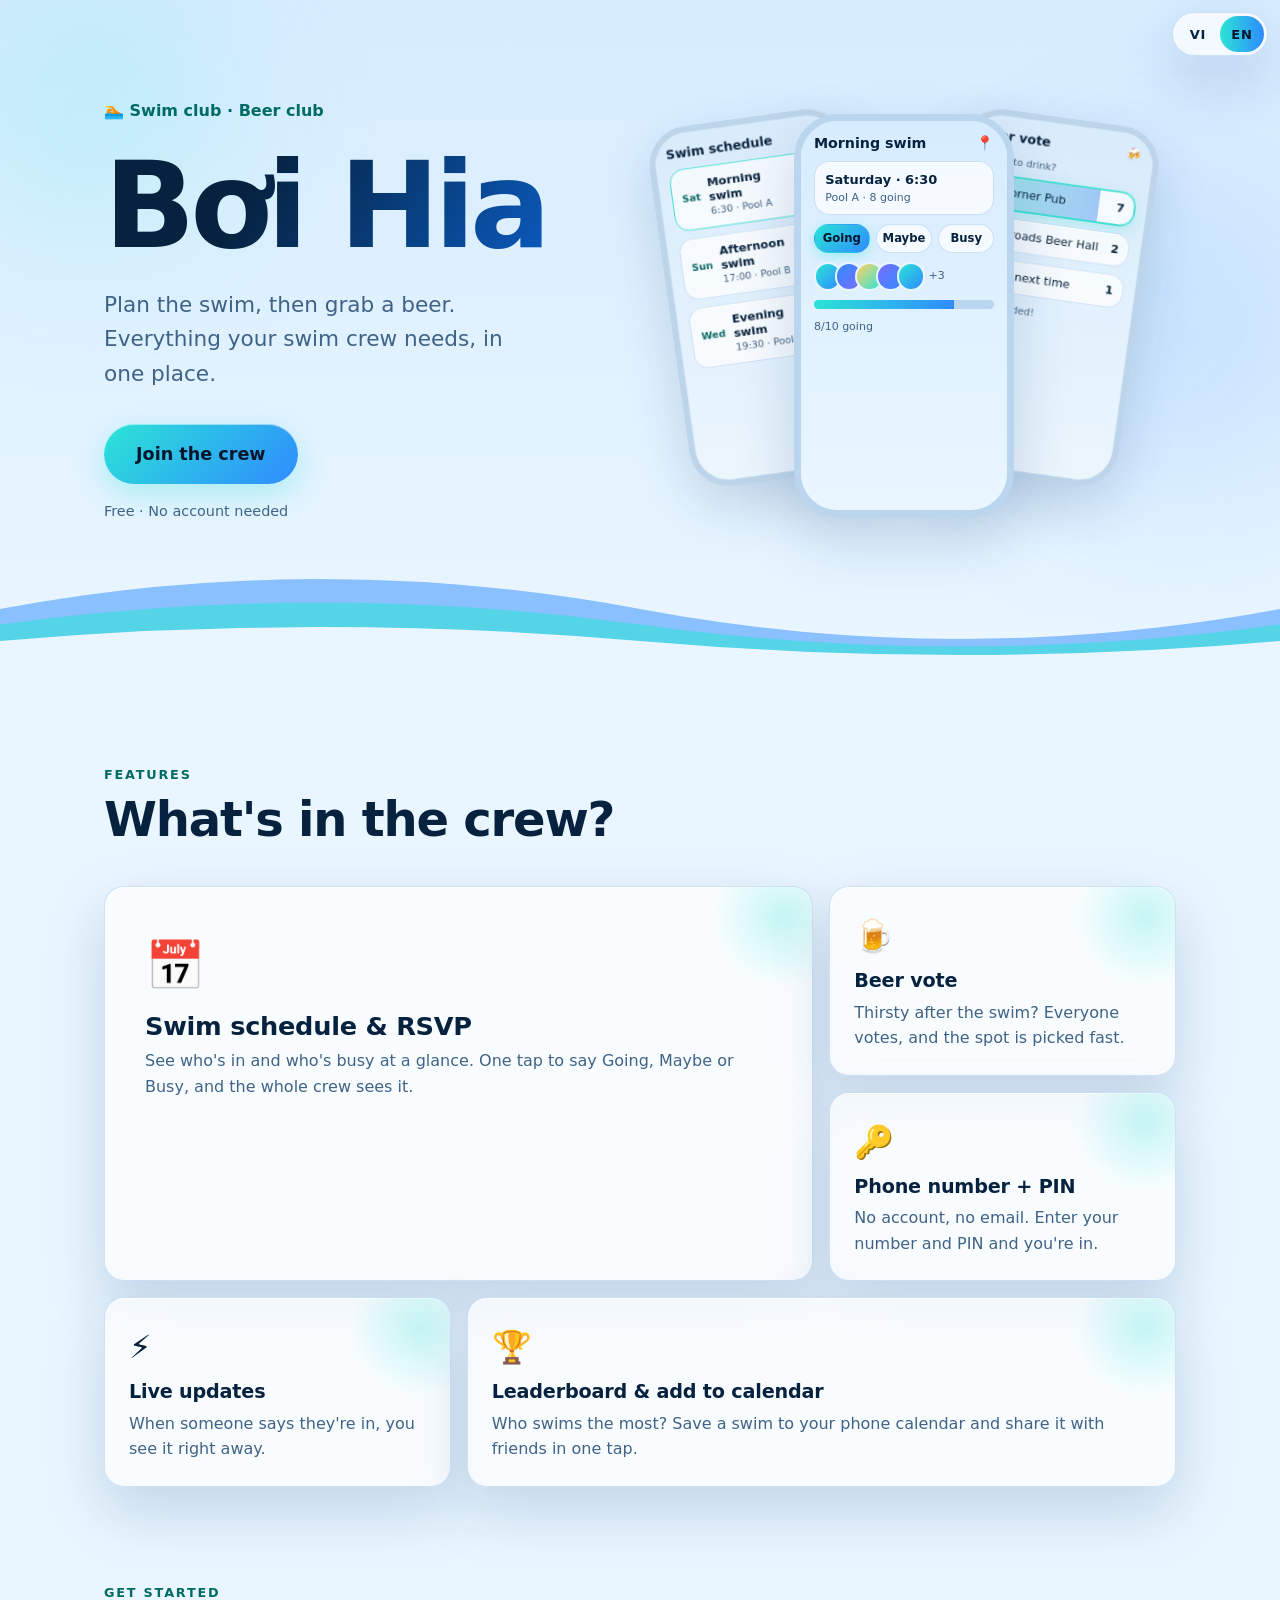
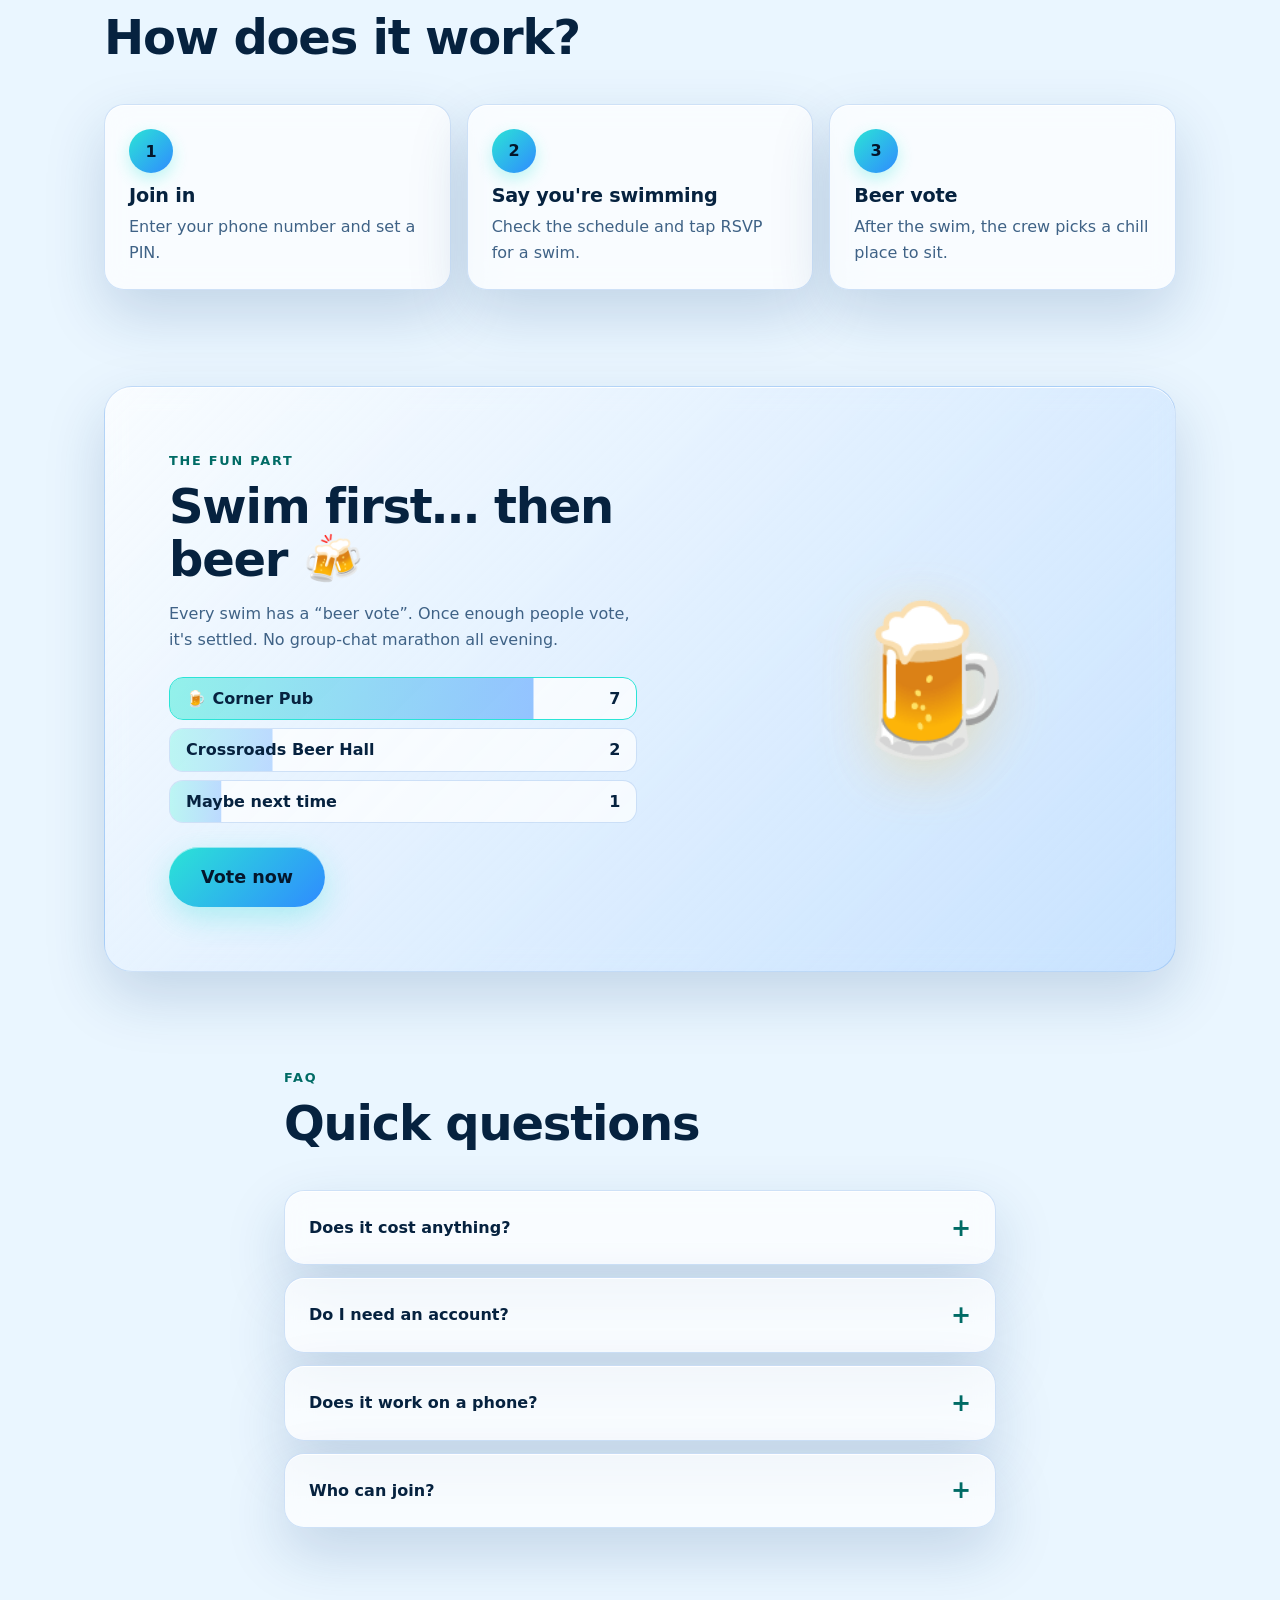
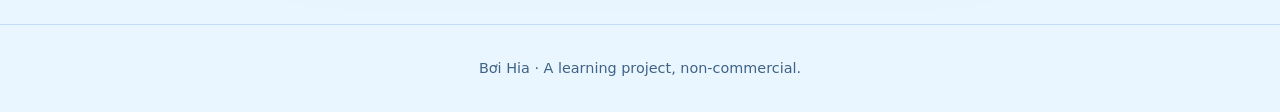
<file: site/index.html>
<!doctype html>
<html lang="vi">
<head>
<meta charset="utf-8">
<meta name="viewport" content="width=device-width, initial-scale=1">
<title>Bơi Hia — hội bơi, hội bia</title>
<meta name="description" content="Bơi Hia: lịch bơi, RSVP và vote đi uống bia cho hội bạn bơi. Không cần tài khoản, chỉ cần số điện thoại và PIN.">
<meta name="theme-color" content="#06142b" media="(prefers-color-scheme: dark)">
<meta name="theme-color" content="#eaf6ff" media="(prefers-color-scheme: light)">
<meta property="og:type" content="website">
<meta property="og:locale" content="vi_VN">
<meta property="og:site_name" content="Bơi Hia">
<meta property="og:title" content="Bơi Hia — hội bơi, hội bia">
<meta property="og:description" content="Hẹn bơi cho gọn, bơi xong đi uống bia cho vui. Miễn phí, không cần tài khoản.">
<meta property="og:url" content="https://boihia.netlify.app">
<meta property="og:image" content="https://boihia.netlify.app/icon.png">
<meta name="twitter:card" content="summary">
<meta name="twitter:title" content="Bơi Hia — hội bơi, hội bia">
<meta name="twitter:description" content="Hẹn bơi cho gọn, bơi xong đi uống bia cho vui. Miễn phí, không cần tài khoản.">
<meta name="twitter:image" content="https://boihia.netlify.app/icon.png">
<link rel="icon" href="../icon.png">
<link rel="stylesheet" href="style.css">
</head>
<body>
<a class="skip" href="#main">Bỏ qua đến nội dung</a>
<div class="lang" role="group" aria-label="Ngôn ngữ / Language"><button type="button" data-l="vi" aria-pressed="true">VI</button><button type="button" data-l="en" aria-pressed="false">EN</button></div>

<header class="hero">
  <div class="glow g1" aria-hidden="true"></div>
  <div class="glow g2" aria-hidden="true"></div>
  <div class="bubbles" aria-hidden="true"><i></i><i></i><i></i><i></i><i></i><i></i><i></i></div>
  <div class="wrap hero-grid">
    <div class="hero-text">
      <p class="eyebrow"><span aria-hidden="true">🏊</span> Hội bơi · Hội bia</p>
      <h1>Bơi Hia</h1>
      <p class="lead">Hẹn bơi cho gọn, bơi xong đi uống bia cho vui. Mọi thứ của hội trong một chỗ.</p>
      <a class="btn" href="https://boihia.netlify.app">Tham gia hội</a>
      <p class="note">Miễn phí · Không cần tài khoản</p>
    </div>

    <div class="stage" role="img" aria-label="Minh họa ba màn hình ứng dụng Bơi Hia: danh sách buổi bơi, chi tiết buổi bơi với nút Đi, Có thể, Bận, và kết quả vote bia">
      <div class="phone p-left" aria-hidden="true">
        <div class="screen">
          <div class="bar"><b>Lịch bơi</b><span>🌊</span></div>
          <div class="row on"><i>Thứ 7</i><div><strong>Bơi sáng</strong><small>6:30 · Hồ bơi A</small></div><em>8</em></div>
          <div class="row"><i>CN</i><div><strong>Bơi chiều</strong><small>17:00 · Hồ bơi B</small></div><em>5</em></div>
          <div class="row"><i>Thứ 4</i><div><strong>Bơi tối</strong><small>19:30 · Hồ bơi A</small></div><em>3</em></div>
        </div>
      </div>
      <div class="phone p-right" aria-hidden="true">
        <div class="screen">
          <div class="bar"><b>Vote bia</b><span>🍻</span></div>
          <small class="q">Đi uống ở đâu?</small>
          <div class="opt win"><span>🍺 Quán Góc Phố</span><b>7</b><u style="width:78%"></u></div>
          <div class="opt"><span>Bia hơi Ngã Tư</span><b>2</b><u style="width:22%"></u></div>
          <div class="opt"><span>Hẹn lần sau</span><b>1</b><u style="width:11%"></u></div>
          <small class="q">🏆 Chốt kèo!</small>
        </div>
      </div>
      <div class="phone p-mid" aria-hidden="true">
        <div class="screen">
          <div class="bar"><b>Bơi sáng</b><span>📍</span></div>
          <div class="hd"><strong>Thứ Bảy · 6:30</strong><small>Hồ bơi A · 8 người đi</small></div>
          <div class="rsvp">
            <span class="b go">Đi</span><span class="b">Có thể</span><span class="b">Bận</span>
          </div>
          <div class="faces"><i></i><i></i><i></i><i></i><i></i><em>+3</em></div>
          <div class="bar2"><u style="width:78%"></u></div>
          <small class="q">8/10 người báo đi</small>
        </div>
      </div>
    </div>
  </div>

  <div class="waves" aria-hidden="true">
    <div class="wl w1"><svg viewBox="0 0 1200 120" preserveAspectRatio="none"><path d="M0 60 Q150 0 300 60 T600 60 T900 60 T1200 60 V120 H0Z"/></svg></div>
    <div class="wl w2"><svg viewBox="0 0 1200 120" preserveAspectRatio="none"><path d="M0 70 Q150 20 300 70 T600 70 T900 70 T1200 70 V120 H0Z"/></svg></div>
    <div class="wl w3"><svg viewBox="0 0 1200 120" preserveAspectRatio="none"><path d="M0 80 Q150 40 300 80 T600 80 T900 80 T1200 80 V120 H0Z"/></svg></div>
  </div>
</header>

<main id="main">
  <section class="wrap" aria-labelledby="t-feat">
    <p class="kicker rv">Tính năng</p>
    <h2 id="t-feat" class="rv">Có gì trong hội?</h2>
    <div class="bento">
      <article class="card big rv"><span class="ico" aria-hidden="true">📅</span><h3>Lịch bơi &amp; RSVP</h3><p>Ai đi, ai bận, nhìn một cái là rõ. Bấm một nút để báo Đi, Có thể hay Bận, cả hội thấy ngay.</p></article>
      <article class="card rv"><span class="ico" aria-hidden="true">🍺</span><h3>Vote đi uống bia</h3><p>Bơi xong khát nước? Cả hội vote, chốt kèo nhanh.</p></article>
      <article class="card rv"><span class="ico" aria-hidden="true">🔑</span><h3>Số điện thoại + PIN</h3><p>Không tài khoản, không email. Nhập số và PIN là vào.</p></article>
      <article class="card rv"><span class="ico" aria-hidden="true">⚡</span><h3>Cập nhật trực tiếp</h3><p>Ai vừa báo đi, bạn thấy liền.</p></article>
      <article class="card wide rv"><span class="ico" aria-hidden="true">🏆</span><h3>Bảng xếp hạng &amp; thêm vào lịch</h3><p>Ai chăm bơi nhất hội? Lưu buổi bơi vào lịch điện thoại và chia sẻ cho bạn bè chỉ một chạm.</p></article>
    </div>
  </section>

  <section class="wrap" aria-labelledby="t-how">
    <p class="kicker rv">Bắt đầu</p>
    <h2 id="t-how" class="rv">Dùng thế nào?</h2>
    <ol class="steps">
      <li class="rv"><span class="n">1</span><h3>Vào hội</h3><p>Nhập số điện thoại và tạo PIN.</p></li>
      <li class="rv"><span class="n">2</span><h3>Báo đi bơi</h3><p>Xem lịch và bấm RSVP cho buổi bơi.</p></li>
      <li class="rv"><span class="n">3</span><h3>Vote bia</h3><p>Bơi xong, cả hội chốt chỗ ngồi chill.</p></li>
    </ol>
  </section>

  <section class="wrap" aria-labelledby="t-beer">
    <div class="beer rv">
      <div>
        <p class="kicker">Phần vui nhất</p>
        <h2 id="t-beer">Bơi xong thì… bia <span aria-hidden="true">🍻</span></h2>
        <p>Mỗi buổi bơi có một phiếu vote “đi uống bia”. Đủ người là chốt, khỏi nhắn nhau cả buổi tối.</p>
        <div class="votes" aria-hidden="true">
          <div class="vb win"><span>Quán Góc Phố</span><b>7</b><u style="--w:.78"></u></div>
          <div class="vb"><span>Bia hơi Ngã Tư</span><b>2</b><u style="--w:.22"></u></div>
          <div class="vb"><span>Hẹn lần sau</span><b>1</b><u style="--w:.11"></u></div>
        </div>
        <a class="btn" href="https://boihia.netlify.app">Vào vote ngay</a>
      </div>
      <div class="mug" aria-hidden="true"><span>🍺</span><i></i><i></i><i></i><i></i></div>
    </div>
  </section>

  <section class="wrap faq" aria-labelledby="t-faq">
    <p class="kicker rv">Giải đáp</p>
    <h2 id="t-faq" class="rv">Hỏi nhanh</h2>
    <details class="rv"><summary>Có mất tiền không?</summary><p>Không. Bơi Hia là dự án nhỏ cho hội bạn, hoàn toàn miễn phí.</p></details>
    <details class="rv"><summary>Cần tài khoản không?</summary><p>Không. Chỉ cần số điện thoại và PIN do bạn đặt.</p></details>
    <details class="rv"><summary>Dùng trên điện thoại được không?</summary><p>Được. Mở trên trình duyệt điện thoại và thêm vào màn hình chính như một ứng dụng.</p></details>
    <details class="rv"><summary>Ai vào được hội?</summary><p>Hội bạn bè bơi cùng nhau. Cứ bấm “Tham gia hội” để thử.</p></details>
  </section>
</main>

<footer>
  <div class="wrap"><p>Bơi Hia · Dự án học tập, không thương mại.</p></div>
</footer>
<script>
(function(){var d=document,h=d.documentElement;
if(!('IntersectionObserver'in window)||matchMedia('(prefers-reduced-motion:reduce)').matches)return;
h.classList.add('js');
var v=window.CSS&&CSS.supports&&CSS.supports('animation-timeline','view()'),
o=new IntersectionObserver(function(e){e.forEach(function(x){if(x.isIntersecting){x.target.classList.add('in');o.unobserve(x.target)}})},{threshold:.2,rootMargin:'0px 0px -6% 0px'});
d.querySelectorAll(v?'.beer':'.rv,.beer').forEach(function(n){o.observe(n)});
d.addEventListener('visibilitychange',function(){h.classList.toggle('pz',d.hidden)})
})();
</script>
<script>
(function(){var d=document,h=d.documentElement,EN={"Bỏ qua đến nội dung": "Skip to content", "Hội bơi · Hội bia": "Swim club · Beer club", "Hẹn bơi cho gọn, bơi xong đi uống bia cho vui. Mọi thứ của hội trong một chỗ.": "Plan the swim, then grab a beer. Everything your swim crew needs, in one place.", "Tham gia hội": "Join the crew", "Miễn phí · Không cần tài khoản": "Free · No account needed", "Lịch bơi": "Swim schedule", "Thứ 7": "Sat", "Bơi sáng": "Morning swim", "6:30 · Hồ bơi A": "6:30 · Pool A", "CN": "Sun", "Bơi chiều": "Afternoon swim", "17:00 · Hồ bơi B": "17:00 · Pool B", "Thứ 4": "Wed", "Bơi tối": "Evening swim", "19:30 · Hồ bơi A": "19:30 · Pool A", "Vote bia": "Beer vote", "Đi uống ở đâu?": "Where to drink?", "🍺 Quán Góc Phố": "🍺 Corner Pub", "Quán Góc Phố": "Corner Pub", "Bia hơi Ngã Tư": "Crossroads Beer Hall", "Hẹn lần sau": "Maybe next time", "🏆 Chốt kèo!": "🏆 It's decided!", "Thứ Bảy · 6:30": "Saturday · 6:30", "Hồ bơi A · 8 người đi": "Pool A · 8 going", "Đi": "Going", "Có thể": "Maybe", "Bận": "Busy", "8/10 người báo đi": "8/10 going", "Tính năng": "Features", "Có gì trong hội?": "What's in the crew?", "Lịch bơi & RSVP": "Swim schedule & RSVP", "Ai đi, ai bận, nhìn một cái là rõ. Bấm một nút để báo Đi, Có thể hay Bận, cả hội thấy ngay.": "See who's in and who's busy at a glance. One tap to say Going, Maybe or Busy, and the whole crew sees it.", "Vote đi uống bia": "Beer vote", "Bơi xong khát nước? Cả hội vote, chốt kèo nhanh.": "Thirsty after the swim? Everyone votes, and the spot is picked fast.", "Số điện thoại + PIN": "Phone number + PIN", "Không tài khoản, không email. Nhập số và PIN là vào.": "No account, no email. Enter your number and PIN and you're in.", "Cập nhật trực tiếp": "Live updates", "Ai vừa báo đi, bạn thấy liền.": "When someone says they're in, you see it right away.", "Bảng xếp hạng & thêm vào lịch": "Leaderboard & add to calendar", "Ai chăm bơi nhất hội? Lưu buổi bơi vào lịch điện thoại và chia sẻ cho bạn bè chỉ một chạm.": "Who swims the most? Save a swim to your phone calendar and share it with friends in one tap.", "Bắt đầu": "Get started", "Dùng thế nào?": "How does it work?", "Vào hội": "Join in", "Nhập số điện thoại và tạo PIN.": "Enter your phone number and set a PIN.", "Báo đi bơi": "Say you're swimming", "Xem lịch và bấm RSVP cho buổi bơi.": "Check the schedule and tap RSVP for a swim.", "Bơi xong, cả hội chốt chỗ ngồi chill.": "After the swim, the crew picks a chill place to sit.", "Phần vui nhất": "The fun part", "Bơi xong thì… bia": "Swim first… then beer", "Mỗi buổi bơi có một phiếu vote “đi uống bia”. Đủ người là chốt, khỏi nhắn nhau cả buổi tối.": "Every swim has a “beer vote”. Once enough people vote, it's settled. No group-chat marathon all evening.", "Vào vote ngay": "Vote now", "Giải đáp": "FAQ", "Hỏi nhanh": "Quick questions", "Có mất tiền không?": "Does it cost anything?", "Không. Bơi Hia là dự án nhỏ cho hội bạn, hoàn toàn miễn phí.": "No. Bơi Hia is a small project for a friend group and completely free.", "Cần tài khoản không?": "Do I need an account?", "Không. Chỉ cần số điện thoại và PIN do bạn đặt.": "No. Just a phone number and a PIN you choose.", "Dùng trên điện thoại được không?": "Does it work on a phone?", "Được. Mở trên trình duyệt điện thoại và thêm vào màn hình chính như một ứng dụng.": "Yes. Open it in your phone's browser and add it to your home screen like an app.", "Ai vào được hội?": "Who can join?", "Hội bạn bè bơi cùng nhau. Cứ bấm “Tham gia hội” để thử.": "A group of friends who swim together. Tap “Join the crew” to try it.", "Bơi Hia · Dự án học tập, không thương mại.": "Bơi Hia · A learning project, non-commercial."},AT={"title": ["Bơi Hia — hội bơi, hội bia", "Bơi Hia — swim club, beer club"], "meta[name=description]": ["Bơi Hia: lịch bơi, RSVP và vote đi uống bia cho hội bạn bơi. Không cần tài khoản, chỉ cần số điện thoại và PIN.", "Bơi Hia: swim schedule, RSVP and a beer vote for your swim crew. No account, just a phone number and a PIN."], "meta[property='og:title']": ["Bơi Hia — hội bơi, hội bia", "Bơi Hia — swim club, beer club"], "meta[property='og:description']": ["Hẹn bơi cho gọn, bơi xong đi uống bia cho vui. Miễn phí, không cần tài khoản.", "Plan the swim, then grab a beer. Free, no account needed."], "meta[name='twitter:title']": ["Bơi Hia — hội bơi, hội bia", "Bơi Hia — swim club, beer club"], "meta[name='twitter:description']": ["Hẹn bơi cho gọn, bơi xong đi uống bia cho vui. Miễn phí, không cần tài khoản.", "Plan the swim, then grab a beer. Free, no account needed."], ".stage": ["Minh họa ba màn hình ứng dụng Bơi Hia: danh sách buổi bơi, chi tiết buổi bơi với nút Đi, Có thể, Bận, và kết quả vote bia", "Illustration of three Bơi Hia app screens: the swim list, a swim's details with Going, Maybe and Busy buttons, and the beer vote result"]},store=new Map(),cur='vi';
function nodes(){var w=d.createTreeWalker(d.body,NodeFilter.SHOW_TEXT,{acceptNode:function(n){return n.parentNode.closest('script,style')?NodeFilter.FILTER_REJECT:NodeFilter.FILTER_ACCEPT}}),a=[],n;while(n=w.nextNode())a.push(n);return a}
function set(l){cur=l;
nodes().forEach(function(n){var t=n.nodeValue.trim();if(!t)return;if(!store.has(n))store.set(n,n.nodeValue);var o=store.get(n),k=o.trim();
if(l==='en'&&EN[k])n.nodeValue=o.replace(k,EN[k]);else n.nodeValue=o});
Object.keys(AT).forEach(function(sel){var e=sel==='title'?d.title&&d.querySelector('title'):d.querySelector(sel);if(!e)return;var v=AT[sel][l==='en'?1:0];
if(sel==='title')d.title=v;else if(e.hasAttribute('content'))e.setAttribute('content',v);else e.setAttribute('aria-label',v)});
h.lang=l;var ol=d.querySelector("meta[property='og:locale']");if(ol)ol.setAttribute('content',l==='en'?'en_US':'vi_VN');
d.querySelectorAll('.lang button').forEach(function(b){b.setAttribute('aria-pressed',b.dataset.l===l)});
try{localStorage.setItem('lang',l)}catch(e){}}
var sv;try{sv=localStorage.getItem('lang')}catch(e){}
var l0=sv||((navigator.language||'vi').toLowerCase().indexOf('vi')===0?'vi':'en');
d.querySelectorAll('.lang button').forEach(function(b){b.addEventListener('click',function(){set(b.dataset.l)})});
if(l0==='en')set('en')})();
</script>
</body>
</html>
</file>
<file: site/style.css>
:root{--bg:#06142b;--bg2:#0b2347;--card:#0f2d57;--line:#1b4373;--text:#eaf6ff;--muted:#8fb0cf;--aqua:#2be4d6;--blue:#2f8bff;
--glass:rgba(15,45,87,.55);--glass-line:rgba(143,176,207,.22);--hi:rgba(255,255,255,.12);--shadow:0 24px 60px rgba(0,0,0,.4);--kick:#2be4d6;--s:8px}
@media (prefers-color-scheme:light){:root{--bg:#eaf6ff;--bg2:#d6ecff;--card:#fff;--line:#b9d6ee;--text:#06223f;--muted:#3f6286;
--glass:rgba(255,255,255,.7);--glass-line:rgba(11,99,209,.18);--hi:rgba(255,255,255,.9);--shadow:0 24px 60px rgba(11,60,120,.18);--kick:#006b65}}
*{box-sizing:border-box}
html{scroll-behavior:smooth;interpolate-size:allow-keywords}
body{margin:0;background:var(--bg);color:var(--text);font:16px/1.6 system-ui,-apple-system,"Segoe UI",Roboto,sans-serif;-webkit-text-size-adjust:100%;overflow-x:hidden}
.wrap{max-width:1120px;margin:0 auto;padding:0 calc(var(--s)*3)}
.skip{position:absolute;left:-999px;top:0;background:#2be4d6;color:#04162b;padding:var(--s) calc(var(--s)*2);z-index:10}
.skip:focus{left:var(--s);top:var(--s)}
a:focus-visible,summary:focus-visible{outline:3px solid var(--aqua);outline-offset:3px;border-radius:12px}
@media (prefers-color-scheme:light){a:focus-visible,summary:focus-visible{outline-color:#0b63d1}}
h1,h2,h3{line-height:1.1;margin:0}
h1{font-size:clamp(3.75rem,17vw,7.5rem);letter-spacing:-.045em;font-weight:800;background:linear-gradient(120deg,var(--text) 20%,var(--aqua));-webkit-background-clip:text;background-clip:text;color:transparent}
h2{font-size:clamp(1.9rem,6vw,3rem);margin-bottom:calc(var(--s)*5);letter-spacing:-.025em}
h3{font-size:1.2rem;margin-bottom:var(--s);letter-spacing:-.01em}
p{margin:0}
.kicker{color:var(--kick);font-weight:700;font-size:.8rem;letter-spacing:.14em;text-transform:uppercase;margin-bottom:var(--s)}
section.wrap{padding-top:calc(var(--s)*12)}

/* hero */
.hero{position:relative;overflow:hidden;isolation:isolate;background:linear-gradient(180deg,var(--bg2) 0%,var(--bg) 100%);padding:calc(var(--s)*8) 0 calc(var(--s)*16)}
.glow{position:absolute;border-radius:50%;filter:blur(70px);z-index:-1;pointer-events:none}
.g1{animation:gd1 22s ease-in-out infinite alternate;width:420px;height:420px;left:-120px;top:-100px;background:radial-gradient(circle,rgba(43,228,214,.4),transparent 70%)}
.g2{animation:gd2 28s ease-in-out infinite alternate;width:520px;height:520px;right:-160px;top:80px;background:radial-gradient(circle,rgba(47,139,255,.45),transparent 70%)}
@media (prefers-color-scheme:light){.g1{opacity:.5}.g2{opacity:.4}}
@keyframes gd1{to{transform:translate(90px,50px) scale(1.15)}}
@keyframes gd2{to{transform:translate(-110px,-40px) scale(.9)}}
.hero-grid{position:relative;display:grid;gap:calc(var(--s)*6);align-items:center}
.eyebrow{color:var(--kick);font-weight:700;margin-bottom:calc(var(--s)*2)}
@media (prefers-color-scheme:light){:root h1{background-image:linear-gradient(120deg,#06223f 30%,#0b63d1)}}
.lead{font-size:clamp(1.1rem,3.5vw,1.35rem);color:var(--muted);margin:calc(var(--s)*2) 0 calc(var(--s)*4);max-width:32ch}
.note{color:var(--muted);font-size:.9rem;margin-top:calc(var(--s)*2)}
.btn{position:relative;isolation:isolate;display:inline-block;background:linear-gradient(135deg,#2be4d6,#2f8bff);color:#04162b;font-weight:800;text-decoration:none;padding:calc(var(--s)*2) calc(var(--s)*4);border-radius:999px;font-size:1.1rem;box-shadow:0 10px 30px rgba(43,228,214,.32),inset 0 1px 0 rgba(255,255,255,.5);transition:transform .2s cubic-bezier(.2,.8,.2,1)}
.btn::before,.btn::after{content:"";position:absolute;inset:0;border-radius:inherit;pointer-events:none}
.btn::before{z-index:-1;box-shadow:0 0 34px 8px rgba(43,228,214,.6);opacity:0;animation:glowp 3s ease-in-out infinite}
.btn::after{background:linear-gradient(110deg,transparent 35%,rgba(255,255,255,.55) 50%,transparent 65%) 150% 0/250% 100% no-repeat;animation:sheen 4.5s ease-in-out 1.5s infinite}
.btn:hover,.btn:focus-visible{transform:translateY(-2px)}
.btn:hover::before{opacity:.9;animation:none}
.btn:active{transform:translateY(0) scale(.95);transition-duration:.08s}
@keyframes glowp{50%{opacity:.75}}
@keyframes sheen{0%{background-position:150% 0}40%,100%{background-position:-50% 0}}

/* waves: 3 layers, different drift speed + scroll parallax */
.waves{position:absolute;left:0;right:0;bottom:0;height:120px;pointer-events:none}
.wl{position:absolute;left:0;right:0;bottom:0;height:100%}
.wl svg{position:absolute;left:0;bottom:0;width:200%;height:100%;animation:drift 30s linear infinite}
.wl svg{animation-timing-function:linear}
.w1{opacity:.5}.w1 path{fill:var(--blue);animation:hue1 16s ease-in-out infinite alternate}.w1 svg{animation-duration:70s}
.w2{opacity:.55;height:88%}.w2 path{fill:var(--aqua);animation:hue2 16s ease-in-out infinite alternate}.w2 svg{animation-duration:48s;animation-direction:reverse}
.w3{height:70%}.w3 path{fill:var(--bg)}.w3 svg{animation-duration:34s}
@keyframes hue1{from{opacity:1}to{opacity:.55}}
@keyframes hue2{from{opacity:.6}to{opacity:1}}
.bubbles{position:absolute;inset:0;z-index:-1;pointer-events:none;overflow:hidden}
.bubbles i{position:absolute;bottom:-20px;left:var(--x,10%);width:var(--z,10px);height:var(--z,10px);border-radius:50%;border:1px solid rgba(43,228,214,.6);background:rgba(43,228,214,.12);opacity:0;animation:bub var(--t,14s) linear var(--dl,0s) infinite}
.bubbles i:nth-child(1){--x:8%;--z:8px;--t:15s}
.bubbles i:nth-child(2){--x:22%;--z:14px;--t:19s;--dl:-6s}
.bubbles i:nth-child(3){--x:41%;--z:7px;--t:13s;--dl:-3s}
.bubbles i:nth-child(4){--x:58%;--z:12px;--t:17s;--dl:-10s}
.bubbles i:nth-child(5){--x:73%;--z:9px;--t:21s;--dl:-8s}
.bubbles i:nth-child(6){--x:86%;--z:16px;--t:18s;--dl:-1s}
.bubbles i:nth-child(7){--x:95%;--z:7px;--t:14s;--dl:-12s}
@keyframes bub{0%{transform:translate(0,0);opacity:0}10%{opacity:.7}100%{transform:translate(24px,-560px) scale(1.3);opacity:0}}
@keyframes drift{to{transform:translateX(-50%)}}
@keyframes par1{to{transform:translateY(-40px)}}
@keyframes par2{to{transform:translateY(-22px)}}
@keyframes par3{to{transform:translateY(-8px)}}

/* phone stage */
.stage{--w:148px;position:relative;justify-self:center;width:calc(var(--w)*2);height:calc(var(--w)*1.95);max-width:100%}
.phone{position:absolute;top:0;left:50%;width:var(--w);margin-left:calc(var(--w)/-2);aspect-ratio:9/16.5;border:calc(var(--w)/28) solid var(--line);border-radius:calc(var(--w)/5);background:var(--bg);box-shadow:var(--shadow),inset 0 1px 0 var(--hi);font-size:calc(var(--w)/17);overflow:hidden;line-height:1.3}
.p-mid{z-index:3;top:calc(var(--w)*.08);will-change:transform;animation:fanM 1s cubic-bezier(.2,.8,.2,1) .35s backwards,float 7s ease-in-out 1.6s infinite}
.p-left{will-change:transform;animation:fanL 1.1s cubic-bezier(.2,.8,.2,1) .65s backwards,float 8.5s ease-in-out 2.2s infinite;z-index:1;transform:translateX(calc(var(--w)*-.62)) rotate(-8deg) scale(.9);filter:saturate(.85)}
.p-right{will-change:transform;animation:fanR 1.1s cubic-bezier(.2,.8,.2,1) .8s backwards,float 9.5s ease-in-out 3.1s infinite reverse;z-index:2;transform:translateX(calc(var(--w)*.62)) rotate(8deg) scale(.9);filter:saturate(.85)}
@keyframes float{50%{translate:0 -10px}}
@keyframes fanM{from{transform:translateY(60px) scale(.8);opacity:0}}
@keyframes fanL{from{transform:translateX(0) rotate(0) scale(.8);opacity:0}}
@keyframes fanR{from{transform:translateX(0) rotate(0) scale(.8);opacity:0}}
@keyframes up{from{opacity:0;transform:translateY(24px)}}
@keyframes fill{from{transform:scaleX(0)}}
.eyebrow{animation:up .8s cubic-bezier(.2,.8,.2,1) .05s backwards}
h1{animation:up .9s cubic-bezier(.2,.8,.2,1) .18s backwards}
.lead{animation:up .9s cubic-bezier(.2,.8,.2,1) .32s backwards}
.hero .btn{animation:up .9s cubic-bezier(.2,.8,.2,1) .46s backwards}
.note{animation:up .9s cubic-bezier(.2,.8,.2,1) .58s backwards}
.opt u,.bar2 u{transform-origin:left;animation:fill 1.2s cubic-bezier(.2,.8,.2,1) 1.3s backwards}
.screen{padding:1em;display:grid;gap:.7em;align-content:start;height:100%;background:linear-gradient(180deg,var(--bg2),var(--bg))}
.bar{display:flex;justify-content:space-between;align-items:center;font-size:1.1em}
.screen small{color:var(--muted);font-size:.85em;display:block}
.screen strong{display:block}
.row,.hd,.opt{background:var(--glass);border:1px solid var(--glass-line);border-radius:1.2em;padding:.7em .8em;box-shadow:inset 0 1px 0 var(--hi)}
.row{display:grid;grid-template-columns:auto 1fr auto;gap:.7em;align-items:center}
.row i{font-style:normal;font-weight:700;color:var(--kick);font-size:.85em}
.row em{font-style:normal;background:var(--line);border-radius:99px;padding:0 .6em;font-weight:700;color:var(--text)}
.row.on{border-color:var(--aqua)}
.row.on em{background:#2be4d6;color:#04162b}
.hd{display:grid;gap:.2em}
.rsvp{display:grid;grid-template-columns:repeat(3,1fr);gap:.5em}
.b{text-align:center;border:1px solid var(--glass-line);border-radius:99px;padding:.5em 0;font-weight:700;background:var(--glass);font-size:.9em}
.b.go{background:linear-gradient(135deg,#2be4d6,#2f8bff);color:#04162b;border-color:transparent;box-shadow:0 4px 12px rgba(43,228,214,.35)}
.faces{display:flex;align-items:center}
.faces i{width:2.2em;height:2.2em;border-radius:50%;border:2px solid var(--bg);margin-right:-.6em;background:linear-gradient(135deg,#2be4d6,#2f8bff)}
.faces i:nth-child(2){background:linear-gradient(135deg,#2f8bff,#7b6dff)}
.faces i:nth-child(3){background:linear-gradient(135deg,#ffd166,#2be4d6)}
.faces i:nth-child(4){background:linear-gradient(135deg,#7b6dff,#2f8bff)}
.faces em{font-style:normal;margin-left:1em;color:var(--muted);font-size:.85em}
.bar2,.opt{position:relative}
.bar2{height:.7em;border-radius:99px;background:var(--line);overflow:hidden}
.bar2 u,.opt u{display:block;height:100%;background:linear-gradient(90deg,#2be4d6,#2f8bff);text-decoration:none}
.opt{display:flex;justify-content:space-between;gap:.5em;overflow:hidden;z-index:0}
.opt u{position:absolute;left:0;top:0;bottom:0;opacity:.28;z-index:-1}
.opt.win{border-color:#2be4d6;box-shadow:0 0 0 1px #2be4d6,0 6px 18px rgba(43,228,214,.3),inset 0 1px 0 var(--hi)}
.opt.win u{opacity:.45}
.opt b{font-variant-numeric:tabular-nums}
.q{margin-top:.2em}

/* bento + glass */
.bento{display:grid;gap:calc(var(--s)*2)}
.card,.steps li,details,.beer{position:relative;background:var(--glass);border:1px solid var(--glass-line);border-radius:20px;box-shadow:var(--shadow),inset 0 1px 0 var(--hi);-webkit-backdrop-filter:blur(14px);backdrop-filter:blur(14px)}
.card{padding:calc(var(--s)*3);overflow:hidden;transition:translate .3s cubic-bezier(.2,.8,.2,1)}
.card::before{content:"";position:absolute;inset:0;border-radius:inherit;box-shadow:inset 0 0 0 1px var(--aqua),inset 0 0 32px rgba(43,228,214,.22);opacity:0;transition:opacity .3s;pointer-events:none}
.card:hover::before,.card:focus-within::before{opacity:1}
.card::after{content:"";position:absolute;right:-40px;top:-40px;width:140px;height:140px;border-radius:50%;background:radial-gradient(circle,rgba(43,228,214,.25),transparent 70%);pointer-events:none}
.card:hover,.card:focus-within{translate:0 -6px}
.card:active{translate:0 -2px}
.steps li{transition:translate .3s cubic-bezier(.2,.8,.2,1)}
.steps li:hover{translate:0 -4px}
.card p,.steps p,details p{color:var(--muted)}
.ico{display:block;font-size:2rem;margin-bottom:var(--s)}
.big h3{font-size:1.6rem}
.big .ico{font-size:3rem}
.steps{list-style:none;margin:0;padding:0;display:grid;gap:calc(var(--s)*2)}
.steps li{padding:calc(var(--s)*3)}
.n{display:grid;place-items:center;width:44px;height:44px;border-radius:50%;background:linear-gradient(135deg,#2be4d6,#2f8bff);color:#04162b;font-weight:800;margin-bottom:calc(var(--s)*1.5);box-shadow:0 6px 16px rgba(43,228,214,.3)}

.beer{display:grid;gap:calc(var(--s)*4);align-items:center;background:linear-gradient(135deg,var(--glass),rgba(47,139,255,.18));border-radius:28px;padding:calc(var(--s)*4)}
.beer h2{margin-bottom:calc(var(--s)*2)}
.beer p:not(.kicker){color:var(--muted);margin-bottom:calc(var(--s)*3);max-width:46ch}
.mug{position:relative;justify-self:center;font-size:6rem;filter:drop-shadow(0 12px 30px rgba(255,190,60,.35));animation:bob 4s ease-in-out infinite}
@keyframes bob{50%{transform:translateY(-10px) rotate(-4deg)}}
.mug i{position:absolute;bottom:68%;width:.08em;height:.08em;border-radius:50%;background:#fff;opacity:0;animation:foam 3.2s ease-out infinite}
.mug i:nth-child(2){left:38%}.mug i:nth-child(3){left:50%;animation-delay:1s;width:.06em;height:.06em}
.mug i:nth-child(4){left:60%;animation-delay:2s}.mug i:nth-child(5){left:44%;animation-delay:.5s;width:.05em;height:.05em}
@keyframes foam{0%{transform:translateY(0) scale(.5);opacity:0}20%{opacity:.85}100%{transform:translateY(-.5em) scale(1.1);opacity:0}}
.votes{display:grid;gap:var(--s);margin-bottom:calc(var(--s)*3);max-width:46ch}
.vb{position:relative;display:flex;justify-content:space-between;gap:var(--s);z-index:0;overflow:hidden;background:var(--glass);border:1px solid var(--glass-line);border-radius:14px;padding:var(--s) calc(var(--s)*2);font-weight:600}
.vb b{font-variant-numeric:tabular-nums}
.vb u{position:absolute;inset:0;z-index:-1;text-decoration:none;background:linear-gradient(90deg,#2be4d6,#2f8bff);opacity:.3;transform-origin:left;transform:scaleX(var(--w))}
.vb.win{border-color:var(--aqua)}.vb.win u{opacity:.5}
.vb.win span::before{content:"🍺";display:inline-block;margin-right:.4em}
.beer.in .vb u{animation:fill 1.3s cubic-bezier(.2,.8,.2,1) backwards}
.beer.in .vb:nth-child(2) u{animation-delay:.12s}.beer.in .vb:nth-child(3) u{animation-delay:.24s}
.beer.in .vb.win{animation:pulse .7s ease-out 1.3s}
.beer.in .vb.win span::before{animation:pop .6s cubic-bezier(.3,1.6,.5,1) 1.3s backwards}
.js .beer:not(.in) .vb u{transform:scaleX(0)}
.js .beer:not(.in) .vb.win span::before{opacity:0}
@keyframes pulse{40%{transform:scale(1.04)}}
@keyframes pop{from{transform:scale(0);opacity:0}}

.faq{max-width:760px}
details{padding:calc(var(--s)*2) calc(var(--s)*3);margin-bottom:calc(var(--s)*1.5);transition:translate .25s}
details:hover,details[open]{border-color:var(--aqua)}
details:hover{translate:0 -2px}
details::details-content{block-size:0;overflow:clip;opacity:0;transition:block-size .4s cubic-bezier(.2,.8,.2,1),opacity .35s,content-visibility .4s allow-discrete}
details[open]::details-content{block-size:auto;opacity:1}
details[open] p{animation:up .45s cubic-bezier(.2,.8,.2,1) backwards}
summary{cursor:pointer;font-weight:700;list-style:none;display:flex;justify-content:space-between;align-items:center;gap:var(--s);padding:var(--s) 0}
summary::-webkit-details-marker{display:none}
summary::after{content:"+";font-size:1.5rem;line-height:1;color:var(--kick);transition:transform .35s cubic-bezier(.3,1.5,.5,1)}
details[open] summary::after{transform:rotate(135deg)}
details p{padding-bottom:var(--s)}
footer{margin-top:calc(var(--s)*12);padding:calc(var(--s)*4) 0;border-top:1px solid var(--glass-line);color:var(--muted);font-size:.9rem;text-align:center}

/* reveal: visible by default; scroll-driven (view()) where supported, IO class fallback otherwise */
@keyframes rise{from{opacity:0;transform:translateY(32px)}to{opacity:1;transform:none}}
.bento>:nth-child(2),.steps>:nth-child(2),details:nth-of-type(2){--d:1}
.bento>:nth-child(3),.steps>:nth-child(3),details:nth-of-type(3){--d:2}
.bento>:nth-child(4),details:nth-of-type(4){--d:3}
.bento>:nth-child(5){--d:4}
@supports (animation-timeline:view()){
  @media (prefers-reduced-motion:no-preference){
    .rv{animation:rise linear backwards;animation-timeline:view();animation-range:entry calc(var(--d,0)*6%) entry calc(60% + var(--d,0)*6%)}
    .w1{animation:par1 linear both;animation-timeline:scroll(root);animation-range:0 90vh}
    .w2{animation:par2 linear both;animation-timeline:scroll(root);animation-range:0 90vh}
    .w3{animation:par3 linear both;animation-timeline:scroll(root);animation-range:0 90vh}
  }
}
@supports not (animation-timeline:view()){
  .js .rv:not(.in){opacity:0;transform:translateY(32px)}
  .js .rv.in{animation:rise .8s cubic-bezier(.2,.8,.2,1) calc(var(--d,0)*.1s) backwards}
}
.pz *,.pz *::before,.pz *::after{animation-play-state:paused!important}

@media (min-width:800px){
  .hero{padding:calc(var(--s)*12) 0 calc(var(--s)*18)}
  .hero-grid{grid-template-columns:1fr 1.1fr;gap:calc(var(--s)*4)}
  .stage{--w:220px}
  .bento{grid-template-columns:repeat(6,1fr)}
  .card{grid-column:span 2}
  .card.big{grid-column:span 4;grid-row:span 2;padding:calc(var(--s)*5)}
  .card.wide{grid-column:span 4}
  .steps{grid-template-columns:repeat(3,1fr)}
  .beer{grid-template-columns:1.5fr 1fr;padding:calc(var(--s)*8)}
  .mug{font-size:9rem}
}
@media (prefers-reduced-motion:reduce){
  *,*::before,*::after{animation:none!important;transition:none!important;scroll-behavior:auto!important}
  .rv{opacity:1!important;transform:none!important}
}

/* language toggle */
.lang{position:fixed;top:calc(env(safe-area-inset-top,0px) + 12px);right:12px;z-index:20;display:flex;padding:3px;border-radius:99px;background:var(--glass);border:1px solid var(--glass-line);-webkit-backdrop-filter:blur(10px);backdrop-filter:blur(10px);box-shadow:var(--shadow)}
.lang button{min-width:44px;min-height:36px;border:0;border-radius:99px;background:transparent;color:var(--text);font:700 13px/1 system-ui,-apple-system,sans-serif;letter-spacing:.06em;cursor:pointer;transition:background .2s,color .2s,transform .15s}
.lang button:active{transform:scale(.95)}
.lang button[aria-pressed=true]{background:linear-gradient(90deg,var(--aqua),var(--blue));color:#04162b}
.lang button:focus-visible{outline:3px solid var(--aqua);outline-offset:2px}
@media (prefers-reduced-motion:reduce){.lang button{transition:none}}
</file>
